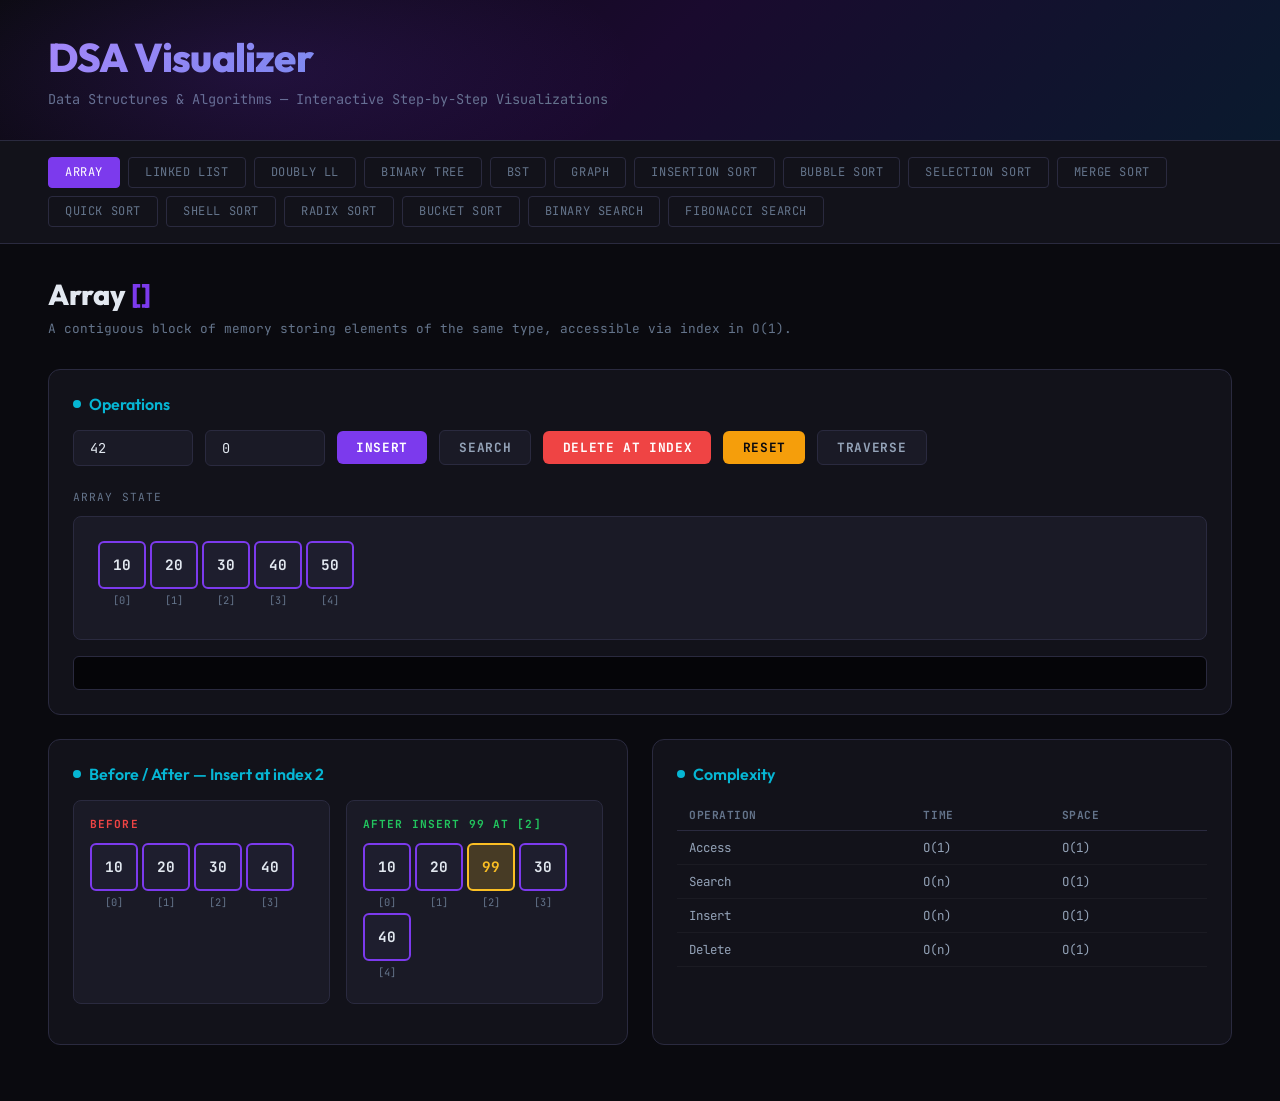
<file: ds-and-algorithms-visualizer/index.html>
<!DOCTYPE html>
<html lang="en">
<head>
<meta charset="UTF-8">
<meta name="viewport" content="width=device-width, initial-scale=1.0">
<title>DSA Visualizer</title>
<link rel="icon" href="data:image/svg+xml,<svg xmlns='http://www.w3.org/2000/svg' viewBox='0 0 32 32'><rect width='32' height='32' rx='6' fill='%230a0a0f'/><rect x='4' y='12' width='8' height='8' rx='2' fill='none' stroke='%237c3aed' stroke-width='1.5'/><rect x='14' y='8' width='8' height='8' rx='2' fill='none' stroke='%2306b6d4' stroke-width='1.5'/><rect x='20' y='16' width='8' height='8' rx='2' fill='none' stroke='%237c3aed' stroke-width='1.5'/><line x1='12' y1='16' x2='14' y2='12' stroke='%2364748b' stroke-width='1'/><line x1='22' y1='16' x2='24' y2='16' stroke='%2364748b' stroke-width='1'/></svg>">
<link rel="stylesheet" href="data.css">
<link href="https://fonts.googleapis.com/css2?family=JetBrains+Mono:wght@400;700&family=Outfit:wght@700;800&display=swap" rel="stylesheet">
</head>
<body>

<div class="header">
  <h1>DSA Visualizer</h1>
  <p>Data Structures & Algorithms — Interactive Step-by-Step Visualizations</p>
</div>

<nav class="nav">
  <button class="nav-btn active" onclick="showSection('ds-array', this)">Array</button>
  <button class="nav-btn" onclick="showSection('ds-ll', this)">Linked List</button>
  <button class="nav-btn" onclick="showSection('ds-dll', this)">Doubly LL</button>
  <button class="nav-btn" onclick="showSection('ds-tree', this)">Binary Tree</button>
  <button class="nav-btn" onclick="showSection('ds-bst', this)">BST</button>
  <button class="nav-btn" onclick="showSection('ds-graph', this)">Graph</button>
  <button class="nav-btn" onclick="showSection('sort-insertion', this)">Insertion Sort</button>
  <button class="nav-btn" onclick="showSection('sort-bubble', this)">Bubble Sort</button>
  <button class="nav-btn" onclick="showSection('sort-selection', this)">Selection Sort</button>
  <button class="nav-btn" onclick="showSection('sort-merge', this)">Merge Sort</button>
  <button class="nav-btn" onclick="showSection('sort-quick', this)">Quick Sort</button>
  <button class="nav-btn" onclick="showSection('sort-shell', this)">Shell Sort</button>
  <button class="nav-btn" onclick="showSection('sort-radix', this)">Radix Sort</button>
  <button class="nav-btn" onclick="showSection('sort-bucket', this)">Bucket Sort</button>
  <button class="nav-btn" onclick="showSection('search-binary', this)">Binary Search</button>
  <button class="nav-btn" onclick="showSection('search-fibonacci', this)">Fibonacci Search</button>
</nav>

<div class="container">

<!-- ═══════════════════════════════════════════════════════ ARRAY ═══ -->
<div id="ds-array" class="section active">
  <div class="section-title">Array <span>[]</span></div>
  <div class="section-desc">A contiguous block of memory storing elements of the same type, accessible via index in O(1).</div>

  <div class="card">
    <div class="card-title">Operations</div>
    <div class="controls">
      <input type="number" id="arr-input" placeholder="Value" value="42">
      <input type="number" id="arr-idx" placeholder="Index" value="0">
      <button class="btn btn-primary" onclick="arrInsert()">Insert</button>
      <button class="btn btn-secondary" onclick="arrSearch()">Search</button>
      <button class="btn btn-danger" onclick="arrDelete()">Delete at Index</button>
      <button class="btn btn-warning" onclick="arrReset()">Reset</button>
      <button class="btn btn-secondary" onclick="arrTraverse()">Traverse</button>
    </div>
    <div class="viz-label">Array State</div>
    <div class="viz-area">
      <div class="array-viz" id="arr-viz"></div>
    </div>
    <div class="log" id="arr-log"></div>
  </div>

  <div class="two-col">
    <div class="card">
      <div class="card-title">Before / After — Insert at index 2</div>
      <div class="before-after">
        <div class="ba-panel">
          <div class="ba-label before">Before</div>
          <div class="array-viz">
            <div class="array-cell"><div class="array-box">10</div><div class="array-index">[0]</div></div>
            <div class="array-cell"><div class="array-box">20</div><div class="array-index">[1]</div></div>
            <div class="array-cell"><div class="array-box">30</div><div class="array-index">[2]</div></div>
            <div class="array-cell"><div class="array-box">40</div><div class="array-index">[3]</div></div>
          </div>
        </div>
        <div class="ba-panel">
          <div class="ba-label after">After insert 99 at [2]</div>
          <div class="array-viz">
            <div class="array-cell"><div class="array-box">10</div><div class="array-index">[0]</div></div>
            <div class="array-cell"><div class="array-box">20</div><div class="array-index">[1]</div></div>
            <div class="array-cell"><div class="array-box highlight">99</div><div class="array-index">[2]</div></div>
            <div class="array-cell"><div class="array-box">30</div><div class="array-index">[3]</div></div>
            <div class="array-cell"><div class="array-box">40</div><div class="array-index">[4]</div></div>
          </div>
        </div>
      </div>
    </div>
    <div class="card">
      <div class="card-title">Complexity</div>
      <table class="complexity-table">
        <tr><th>Operation</th><th>Time</th><th>Space</th></tr>
        <tr><td>Access</td><td class="o-n">O(1)</td><td class="o-n">O(1)</td></tr>
        <tr><td>Search</td><td class="o-nlogn">O(n)</td><td class="o-n">O(1)</td></tr>
        <tr><td>Insert</td><td class="o-nlogn">O(n)</td><td class="o-n">O(1)</td></tr>
        <tr><td>Delete</td><td class="o-nlogn">O(n)</td><td class="o-n">O(1)</td></tr>
      </table>
    </div>
  </div>
</div>

<!-- ═══════════════════════════════════════════════════════ LINKED LIST ═══ -->
<div id="ds-ll" class="section">
  <div class="section-title">Linked List <span>→</span></div>
  <div class="section-desc">Each node contains data and a pointer to the next node. Dynamic size, O(1) insert at head.</div>

  <div class="card">
    <div class="card-title">Operations</div>
    <div class="controls">
      <input type="number" id="ll-input" placeholder="Value" value="5">
      <button class="btn btn-primary" onclick="llInsertHead()">Insert Head</button>
      <button class="btn btn-secondary" onclick="llInsertTail()">Insert Tail</button>
      <button class="btn btn-secondary" onclick="llSearch()">Search</button>
      <button class="btn btn-danger" onclick="llDelete()">Delete</button>
      <button class="btn btn-warning" onclick="llTraverse()">Traverse</button>
      <button class="btn btn-secondary" onclick="llReset()">Reset</button>
    </div>
    <div class="viz-label">Linked List State</div>
    <div class="viz-area">
      <div class="linked-viz" id="ll-viz"></div>
    </div>
    <div class="log" id="ll-log"></div>
  </div>

  <div class="two-col">
    <div class="card">
      <div class="card-title">Insert at Head — Before/After</div>
      <div class="before-after">
        <div class="ba-panel">
          <div class="ba-label before">Before</div>
          <div class="linked-viz" style="transform:scale(0.85);transform-origin:left;">
            <div class="ll-node"><div class="ll-box"><div class="ll-val">10</div><div class="ll-next">next→</div></div></div>
            <div class="ll-arrow"></div>
            <div class="ll-node"><div class="ll-box"><div class="ll-val">20</div><div class="ll-next">next→</div></div></div>
            <div class="ll-arrow"></div>
            <div class="ll-null">NULL</div>
          </div>
        </div>
        <div class="ba-panel">
          <div class="ba-label after">After insert(5) at head</div>
          <div class="linked-viz" style="transform:scale(0.85);transform-origin:left;">
            <div class="ll-node"><div class="ll-box highlight"><div class="ll-val" style="color:var(--highlight)">5</div><div class="ll-next">next→</div></div></div>
            <div class="ll-arrow"></div>
            <div class="ll-node"><div class="ll-box"><div class="ll-val">10</div><div class="ll-next">next→</div></div></div>
            <div class="ll-arrow"></div>
            <div class="ll-node"><div class="ll-box"><div class="ll-val">20</div><div class="ll-next">next→</div></div></div>
            <div class="ll-arrow"></div>
            <div class="ll-null">NULL</div>
          </div>
        </div>
      </div>
    </div>
    <div class="card">
      <div class="card-title">Complexity</div>
      <table class="complexity-table">
        <tr><th>Operation</th><th>Time</th></tr>
        <tr><td>Insert Head</td><td class="o-n">O(1)</td></tr>
        <tr><td>Insert Tail</td><td class="o-nlogn">O(n)</td></tr>
        <tr><td>Search</td><td class="o-nlogn">O(n)</td></tr>
        <tr><td>Delete</td><td class="o-nlogn">O(n)</td></tr>
        <tr><td>Traverse</td><td class="o-nlogn">O(n)</td></tr>
      </table>
    </div>
  </div>
</div>

<!-- ═══════════════════════════════════════════════════════ DOUBLY LINKED LIST ═══ -->
<div id="ds-dll" class="section">
  <div class="section-title">Doubly Linked List <span>⇄</span></div>
  <div class="section-desc">Each node has prev and next pointers, enabling O(1) deletion when node reference is known.</div>

  <div class="card">
    <div class="card-title">Operations</div>
    <div class="controls">
      <input type="number" id="dll-input" placeholder="Value" value="7">
      <button class="btn btn-primary" onclick="dllInsertHead()">Insert Head</button>
      <button class="btn btn-secondary" onclick="dllInsertTail()">Insert Tail</button>
      <button class="btn btn-secondary" onclick="dllSearch()">Search</button>
      <button class="btn btn-danger" onclick="dllDelete()">Delete</button>
      <button class="btn btn-secondary" onclick="dllReset()">Reset</button>
    </div>
    <div class="viz-label">Doubly Linked List State</div>
    <div class="viz-area">
      <div class="linked-viz" id="dll-viz"></div>
    </div>
    <div class="log" id="dll-log"></div>
  </div>
</div>

<!-- ═══════════════════════════════════════════════════════ BINARY TREE ═══ -->
<div id="ds-tree" class="section">
  <div class="section-title">Binary Tree <span>⧖</span></div>
  <div class="section-desc">Each node has at most two children. Supports In-order, Pre-order, Post-order traversals.</div>

  <div class="card">
    <div class="card-title">Operations</div>
    <div class="controls">
      <input type="number" id="bt-input" placeholder="Value" value="25">
      <button class="btn btn-primary" onclick="btInsert()">Insert</button>
      <button class="btn btn-secondary" onclick="btInorder()">In-order</button>
      <button class="btn btn-secondary" onclick="btPreorder()">Pre-order</button>
      <button class="btn btn-secondary" onclick="btPostorder()">Post-order</button>
      <button class="btn btn-secondary" onclick="btBFS()">BFS</button>
      <button class="btn btn-warning" onclick="btReset()">Reset</button>
    </div>
    <div class="viz-area">
      <svg class="tree-svg" id="bt-svg"></svg>
    </div>
    <div class="log" id="bt-log"></div>
  </div>
</div>

<!-- ═══════════════════════════════════════════════════════ BST ═══ -->
<div id="ds-bst" class="section">
  <div class="section-title">Binary Search Tree <span>◈</span></div>
  <div class="section-desc">Left child &lt; parent &lt; right child. Enables O(log n) search, insert, delete on average.</div>

  <div class="card">
    <div class="card-title">Operations</div>
    <div class="controls">
      <input type="number" id="bst-input" placeholder="Value" value="35">
      <button class="btn btn-primary" onclick="bstInsert()">Insert</button>
      <button class="btn btn-secondary" onclick="bstSearch()">Search</button>
      <button class="btn btn-danger" onclick="bstDelete()">Delete</button>
      <button class="btn btn-secondary" onclick="bstInorder()">In-order</button>
      <button class="btn btn-warning" onclick="bstReset()">Reset</button>
    </div>
    <div class="viz-area">
      <svg class="tree-svg" id="bst-svg"></svg>
    </div>
    <div class="log" id="bst-log"></div>
  </div>

  <div class="card">
    <div class="card-title">BST Property Illustration</div>
    <div class="before-after">
      <div class="ba-panel">
        <div class="ba-label before">Before delete(30)</div>
        <p style="font-size:0.75rem;color:var(--text-muted);margin-bottom:0.5rem">Tree with two children at node 30</p>
        <svg viewBox="0 0 300 180" style="width:100%;height:180px">
          <line x1="150" y1="30" x2="90" y2="80" stroke="#2a2a3f" stroke-width="1.5"/>
          <line x1="150" y1="30" x2="210" y2="80" stroke="#2a2a3f" stroke-width="1.5"/>
          <line x1="90" y1="80" x2="60" y2="130" stroke="#2a2a3f" stroke-width="1.5"/>
          <line x1="90" y1="80" x2="120" y2="130" stroke="#2a2a3f" stroke-width="1.5"/>
          <circle cx="150" cy="30" r="20" fill="#1e1e2e" stroke="#7c3aed" stroke-width="2"/>
          <text x="150" y="30" fill="#e2e8f0" font-family="monospace" font-size="11" text-anchor="middle" dominant-baseline="middle">50</text>
          <circle cx="90" cy="80" r="20" fill="rgba(239,68,68,0.2)" stroke="#ef4444" stroke-width="2"/>
          <text x="90" y="80" fill="#ef4444" font-family="monospace" font-size="11" text-anchor="middle" dominant-baseline="middle">30</text>
          <circle cx="210" cy="80" r="20" fill="#1e1e2e" stroke="#7c3aed" stroke-width="2"/>
          <text x="210" y="80" fill="#e2e8f0" font-family="monospace" font-size="11" text-anchor="middle" dominant-baseline="middle">70</text>
          <circle cx="60" cy="130" r="20" fill="#1e1e2e" stroke="#7c3aed" stroke-width="2"/>
          <text x="60" y="130" fill="#e2e8f0" font-family="monospace" font-size="11" text-anchor="middle" dominant-baseline="middle">20</text>
          <circle cx="120" cy="130" r="20" fill="#1e1e2e" stroke="#7c3aed" stroke-width="2"/>
          <text x="120" y="130" fill="#e2e8f0" font-family="monospace" font-size="11" text-anchor="middle" dominant-baseline="middle">40</text>
        </svg>
      </div>
      <div class="ba-panel">
        <div class="ba-label after">After delete(30) — replaced by in-order successor 40</div>
        <svg viewBox="0 0 300 180" style="width:100%;height:180px">
          <line x1="150" y1="30" x2="90" y2="80" stroke="#2a2a3f" stroke-width="1.5"/>
          <line x1="150" y1="30" x2="210" y2="80" stroke="#2a2a3f" stroke-width="1.5"/>
          <line x1="90" y1="80" x2="60" y2="130" stroke="#2a2a3f" stroke-width="1.5"/>
          <circle cx="150" cy="30" r="20" fill="#1e1e2e" stroke="#7c3aed" stroke-width="2"/>
          <text x="150" y="30" fill="#e2e8f0" font-family="monospace" font-size="11" text-anchor="middle" dominant-baseline="middle">50</text>
          <circle cx="90" cy="80" r="20" fill="rgba(34,197,94,0.2)" stroke="#22c55e" stroke-width="2"/>
          <text x="90" y="80" fill="#22c55e" font-family="monospace" font-size="11" text-anchor="middle" dominant-baseline="middle">40</text>
          <circle cx="210" cy="80" r="20" fill="#1e1e2e" stroke="#7c3aed" stroke-width="2"/>
          <text x="210" y="80" fill="#e2e8f0" font-family="monospace" font-size="11" text-anchor="middle" dominant-baseline="middle">70</text>
          <circle cx="60" cy="130" r="20" fill="#1e1e2e" stroke="#7c3aed" stroke-width="2"/>
          <text x="60" y="130" fill="#e2e8f0" font-family="monospace" font-size="11" text-anchor="middle" dominant-baseline="middle">20</text>
        </svg>
      </div>
    </div>
  </div>
</div>

<!-- ═══════════════════════════════════════════════════════ GRAPH ═══ -->
<div id="ds-graph" class="section">
  <div class="section-title">Graph <span>◉</span></div>
  <div class="section-desc">A set of vertices connected by edges. Supports BFS and DFS traversals.</div>

  <div class="card">
    <div class="card-title">Operations</div>
    <div class="controls">
      <input type="text" id="graph-from" placeholder="From" value="A" style="width:70px">
      <input type="text" id="graph-to" placeholder="To" value="B" style="width:70px">
      <input type="number" id="graph-weight" placeholder="Weight" value="1" style="width:80px">
      <button class="btn btn-primary" onclick="graphAddEdge()">Add Edge</button>
      <button class="btn btn-secondary" onclick="graphBFS()">BFS</button>
      <button class="btn btn-secondary" onclick="graphDFS()">DFS</button>
      <button class="btn btn-warning" onclick="graphReset()">Reset</button>
    </div>
    <div class="viz-area">
      <svg class="graph-svg" id="graph-svg"></svg>
    </div>
    <div class="log" id="graph-log"></div>
  </div>
</div>

<!-- ═══════════════════════════════════════════════════════ INSERTION SORT ═══ -->
<div id="sort-insertion" class="section">
  <div class="section-title">Insertion Sort</div>
  <div class="section-desc">Builds sorted array one item at a time. O(n²) worst case, O(n) best case (already sorted).</div>

  <div class="card">
    <div class="card-title">Interactive Sort</div>
    <div class="controls">
      <input type="text" id="ins-input" placeholder="e.g. 5,3,8,1,9" value="5,3,8,1,9,2,7,4">
      <button class="btn btn-primary" onclick="insertionSortRun()">▶ Run Sort</button>
      <button class="btn btn-secondary" onclick="insertionSortStep()">Step →</button>
      <button class="btn btn-warning" onclick="insertionSortReset()">Reset</button>
      <div class="speed-control">Speed: <input type="range" min="100" max="1500" value="600" id="ins-speed" style="width:80px"></div>
    </div>
    <div class="viz-label">Current State</div>
    <div class="viz-area">
      <div class="bar-viz" id="ins-bars"></div>
    </div>
    <div class="before-after" style="margin-top:1rem">
      <div class="ba-panel"><div class="ba-label before">Before</div><div class="array-viz" id="ins-before"></div></div>
      <div class="ba-panel"><div class="ba-label after">After</div><div class="array-viz" id="ins-after"></div></div>
    </div>
    <div class="iteration-steps" id="ins-steps"></div>
  </div>
</div>

<!-- ═══════════════════════════════════════════════════════ BUBBLE SORT ═══ -->
<div id="sort-bubble" class="section">
  <div class="section-title">Bubble Sort</div>
  <div class="section-desc">Repeatedly swaps adjacent elements if out of order. Largest elements "bubble" to the end each pass.</div>

  <div class="card">
    <div class="card-title">Interactive Sort</div>
    <div class="controls">
      <input type="text" id="bub-input" placeholder="e.g. 6,4,9,2,7" value="6,4,9,2,7,1,8,3">
      <button class="btn btn-primary" onclick="bubbleSortRun()">▶ Run Sort</button>
      <button class="btn btn-secondary" onclick="bubbleSortStep()">Step →</button>
      <button class="btn btn-warning" onclick="bubbleSortReset()">Reset</button>
      <div class="speed-control">Speed: <input type="range" min="100" max="1500" value="600" id="bub-speed" style="width:80px"></div>
    </div>
    <div class="viz-area"><div class="bar-viz" id="bub-bars"></div></div>
    <div class="before-after" style="margin-top:1rem">
      <div class="ba-panel"><div class="ba-label before">Before</div><div class="array-viz" id="bub-before"></div></div>
      <div class="ba-panel"><div class="ba-label after">After</div><div class="array-viz" id="bub-after"></div></div>
    </div>
    <div class="iteration-steps" id="bub-steps"></div>
  </div>
</div>

<!-- ═══════════════════════════════════════════════════════ SELECTION SORT ═══ -->
<div id="sort-selection" class="section">
  <div class="section-title">Selection Sort</div>
  <div class="section-desc">Finds the minimum element and places it at the beginning. Exactly n-1 swaps total.</div>

  <div class="card">
    <div class="card-title">Interactive Sort</div>
    <div class="controls">
      <input type="text" id="sel-input" placeholder="e.g. 7,2,9,4" value="7,2,9,4,1,8,3,6">
      <button class="btn btn-primary" onclick="selectionSortRun()">▶ Run Sort</button>
      <button class="btn btn-secondary" onclick="selectionSortStep()">Step →</button>
      <button class="btn btn-warning" onclick="selectionSortReset()">Reset</button>
    </div>
    <div class="viz-area"><div class="bar-viz" id="sel-bars"></div></div>
    <div class="before-after" style="margin-top:1rem">
      <div class="ba-panel"><div class="ba-label before">Before</div><div class="array-viz" id="sel-before"></div></div>
      <div class="ba-panel"><div class="ba-label after">After</div><div class="array-viz" id="sel-after"></div></div>
    </div>
    <div class="iteration-steps" id="sel-steps"></div>
  </div>
</div>

<!-- ═══════════════════════════════════════════════════════ MERGE SORT ═══ -->
<div id="sort-merge" class="section">
  <div class="section-title">Merge Sort</div>
  <div class="section-desc">Divide and conquer. Split array in half recursively, then merge sorted halves. O(n log n) guaranteed.</div>

  <div class="card">
    <div class="card-title">Interactive Sort</div>
    <div class="controls">
      <input type="text" id="mrg-input" value="8,3,5,1,7,2,9,4">
      <button class="btn btn-primary" onclick="mergeSortRun()">▶ Run Sort</button>
      <button class="btn btn-secondary" onclick="mergeSortStep()">Step →</button>
      <button class="btn btn-warning" onclick="mergeSortReset()">Reset</button>
    </div>
    <div class="viz-area"><div class="bar-viz" id="mrg-bars"></div></div>
    <div class="before-after" style="margin-top:1rem">
      <div class="ba-panel"><div class="ba-label before">Before</div><div class="array-viz" id="mrg-before"></div></div>
      <div class="ba-panel"><div class="ba-label after">After</div><div class="array-viz" id="mrg-after"></div></div>
    </div>
    <div class="iteration-steps" id="mrg-steps"></div>
  </div>
</div>

<!-- ═══════════════════════════════════════════════════════ QUICK SORT ═══ -->
<div id="sort-quick" class="section">
  <div class="section-title">Quick Sort</div>
  <div class="section-desc">Pick a pivot, partition array into &lt; pivot and &gt; pivot, recurse. O(n log n) avg, O(n²) worst.</div>

  <div class="card">
    <div class="card-title">Interactive Sort</div>
    <div class="controls">
      <input type="text" id="qck-input" value="9,3,7,1,5,8,2,6,4">
      <button class="btn btn-primary" onclick="quickSortRun()">▶ Run Sort</button>
      <button class="btn btn-secondary" onclick="quickSortStep()">Step →</button>
      <button class="btn btn-warning" onclick="quickSortReset()">Reset</button>
    </div>
    <div class="viz-area"><div class="bar-viz" id="qck-bars"></div></div>
    <div class="before-after" style="margin-top:1rem">
      <div class="ba-panel"><div class="ba-label before">Before</div><div class="array-viz" id="qck-before"></div></div>
      <div class="ba-panel"><div class="ba-label after">After</div><div class="array-viz" id="qck-after"></div></div>
    </div>
    <div class="iteration-steps" id="qck-steps"></div>
  </div>
</div>

<!-- ═══════════════════════════════════════════════════════ SHELL SORT ═══ -->
<div id="sort-shell" class="section">
  <div class="section-title">Shell Sort</div>
  <div class="section-desc">Generalization of insertion sort. Compares elements at larger gaps first, reducing gap each pass.</div>

  <div class="card">
    <div class="card-title">Interactive Sort</div>
    <div class="controls">
      <input type="text" id="shl-input" value="8,1,6,3,9,2,7,4,5">
      <button class="btn btn-primary" onclick="shellSortRun()">▶ Run Sort</button>
      <button class="btn btn-secondary" onclick="shellSortStep()">Step →</button>
      <button class="btn btn-warning" onclick="shellSortReset()">Reset</button>
    </div>
    <div class="viz-area"><div class="bar-viz" id="shl-bars"></div></div>
    <div class="before-after" style="margin-top:1rem">
      <div class="ba-panel"><div class="ba-label before">Before</div><div class="array-viz" id="shl-before"></div></div>
      <div class="ba-panel"><div class="ba-label after">After</div><div class="array-viz" id="shl-after"></div></div>
    </div>
    <div class="iteration-steps" id="shl-steps"></div>
  </div>
</div>

<!-- ═══════════════════════════════════════════════════════ RADIX SORT ═══ -->
<div id="sort-radix" class="section">
  <div class="section-title">Radix Sort</div>
  <div class="section-desc">Non-comparison sort. Groups by digits from least to most significant. O(nk) where k = digits.</div>

  <div class="card">
    <div class="card-title">Interactive Sort</div>
    <div class="controls">
      <input type="text" id="rdx-input" value="170,45,75,90,802,24,2,66">
      <button class="btn btn-primary" onclick="radixSortRun()">▶ Run Sort</button>
      <button class="btn btn-secondary" onclick="radixSortStep()">Step →</button>
      <button class="btn btn-warning" onclick="radixSortReset()">Reset</button>
    </div>
    <div class="viz-area"><div class="bar-viz" id="rdx-bars"></div></div>
    <div class="before-after" style="margin-top:1rem">
      <div class="ba-panel"><div class="ba-label before">Before</div><div class="array-viz" id="rdx-before"></div></div>
      <div class="ba-panel"><div class="ba-label after">After</div><div class="array-viz" id="rdx-after"></div></div>
    </div>
    <div class="iteration-steps" id="rdx-steps"></div>
  </div>

  <div class="card">
    <div class="card-title">Bucket Distribution — Pass 1 (Units digit)</div>
    <div id="radix-buckets-display"></div>
  </div>
</div>

<!-- ═══════════════════════════════════════════════════════ BUCKET SORT ═══ -->
<div id="sort-bucket" class="section">
  <div class="section-title">Bucket Sort</div>
  <div class="section-desc">Distributes elements into buckets, sorts each bucket (insertion sort), then concatenates. O(n+k) avg.</div>

  <div class="card">
    <div class="card-title">Interactive Sort</div>
    <div class="controls">
      <input type="text" id="bkt-input" value="0.78,0.17,0.39,0.26,0.72,0.94,0.21,0.12,0.23,0.68">
      <button class="btn btn-primary" onclick="bucketSortRun()">▶ Run Sort</button>
      <button class="btn btn-secondary" onclick="bucketSortStep()">Step →</button>
      <button class="btn btn-warning" onclick="bucketSortReset()">Reset</button>
    </div>
    <div class="viz-area" style="min-height:200px;" id="bkt-viz">
      <div class="bar-viz" id="bkt-bars"></div>
    </div>
    <div class="before-after" style="margin-top:1rem">
      <div class="ba-panel"><div class="ba-label before">Before</div><div class="array-viz" id="bkt-before" style="flex-wrap:wrap;"></div></div>
      <div class="ba-panel"><div class="ba-label after">After</div><div class="array-viz" id="bkt-after" style="flex-wrap:wrap;"></div></div>
    </div>
    <div class="iteration-steps" id="bkt-steps"></div>
  </div>
</div>

<!-- ═══════════════════════════════════════════════════════ BINARY SEARCH ═══ -->
<div id="search-binary" class="section">
  <div class="section-title">Binary Search</div>
  <div class="section-desc">Repeatedly halves the search space. Requires sorted array. O(log n) time.</div>

  <div class="card">
    <div class="card-title">Interactive Search</div>
    <div class="controls">
      <input type="text" id="bin-arr" value="2,5,8,12,16,23,38,45,67,80" placeholder="Sorted array">
      <input type="number" id="bin-target" value="23" placeholder="Target">
      <button class="btn btn-primary" onclick="binarySearchRun()">▶ Search</button>
      <button class="btn btn-secondary" onclick="binarySearchStep()">Step →</button>
      <button class="btn btn-warning" onclick="binarySearchReset()">Reset</button>
    </div>
    <div class="viz-area">
      <div class="array-viz" id="bin-viz"></div>
      <div style="margin-top:0.75rem;font-size:0.75rem;color:var(--text-muted)">
        <span style="color:var(--accent2)">■</span> Low &nbsp;
        <span style="color:var(--highlight)">■</span> Mid &nbsp;
        <span style="color:var(--danger)">■</span> High &nbsp;
        <span style="color:var(--success)">■</span> Found
      </div>
    </div>
    <div class="iteration-steps" id="bin-steps"></div>
    <div class="log" id="bin-log"></div>
  </div>
</div>

<!-- ═══════════════════════════════════════════════════════ FIBONACCI SEARCH ═══ -->
<div id="search-fibonacci" class="section">
  <div class="section-title">Fibonacci Search</div>
  <div class="section-desc">Uses Fibonacci numbers to divide array. Like binary search but uses Fibonacci offsets instead of halving. O(log n).</div>

  <div class="card">
    <div class="card-title">Interactive Search</div>
    <div class="controls">
      <input type="text" id="fib-arr" value="10,22,35,40,45,50,80,82,85,90,100" placeholder="Sorted array">
      <input type="number" id="fib-target" value="85" placeholder="Target">
      <button class="btn btn-primary" onclick="fibSearchRun()">▶ Search</button>
      <button class="btn btn-secondary" onclick="fibSearchStep()">Step →</button>
      <button class="btn btn-warning" onclick="fibSearchReset()">Reset</button>
    </div>
    <div class="viz-area">
      <div class="array-viz" id="fib-viz"></div>
      <div style="margin-top:0.75rem;font-size:0.75rem;color:var(--text-muted)">
        <span style="color:var(--accent)">■</span> Search range &nbsp;
        <span style="color:var(--highlight)">■</span> Current mid &nbsp;
        <span style="color:var(--success)">■</span> Found
      </div>
    </div>
    <div class="card" style="margin-top:1rem;padding:1rem">
      <div class="card-title">Fibonacci Sequence Used</div>
      <div class="array-viz" id="fib-seq-viz"></div>
    </div>
    <div class="iteration-steps" id="fib-steps"></div>
    <div class="log" id="fib-log"></div>
  </div>
</div>

</div><!-- end container -->

<script src="data.js">
</script>
</body>
</html>
</file>
<file: ds-and-algorithms-visualizer/data.css>
:root {
    --bg: #0a0a0f;
    --surface: #12121a;
    --surface2: #1a1a26;
    --border: #2a2a3f;
    --accent: #7c3aed;
    --accent2: #06b6d4;
    --accent3: #f59e0b;
    --accent4: #10b981;
    --text: #e2e8f0;
    --text-muted: #64748b;
    --text-dim: #94a3b8;
    --node-bg: #1e1e2e;
    --node-border: #7c3aed;
    --highlight: #fbbf24;
    --danger: #ef4444;
    --success: #22c55e;
    --font-mono: 'JetBrains Mono', monospace;
    --font-display: 'Outfit', sans-serif;
  }

  * { margin: 0; padding: 0; box-sizing: border-box; }

  body {
    background: var(--bg);
    color: var(--text);
    font-family: var(--font-mono);
    min-height: 100vh;
    overflow-x: hidden;
  }

  /* Header */
  .header {
    background: linear-gradient(135deg, #0a0a0f 0%, #1a0a2e 50%, #0a1a2e 100%);
    border-bottom: 1px solid var(--border);
    padding: 2rem 3rem;
    position: relative;
    overflow: hidden;
  }
  .header::before {
    content: '';
    position: absolute;
    top: -50%;
    left: -10%;
    width: 60%;
    height: 200%;
    background: radial-gradient(ellipse, rgba(124,58,237,0.15) 0%, transparent 70%);
    pointer-events: none;
  }
  .header h1 {
    font-family: var(--font-display);
    font-size: 2.5rem;
    font-weight: 800;
    letter-spacing: -0.02em;
    background: linear-gradient(135deg, #a78bfa, #06b6d4);
    -webkit-background-clip: text;
    -webkit-text-fill-color: transparent;
  }
  .header p { color: var(--text-muted); margin-top: 0.5rem; font-size: 0.85rem; }

  /* Nav */
  .nav {
    display: flex;
    gap: 0.5rem;
    padding: 1rem 3rem;
    background: var(--surface);
    border-bottom: 1px solid var(--border);
    flex-wrap: wrap;
    position: sticky;
    top: 0;
    z-index: 100;
  }
  .nav-btn {
    padding: 0.4rem 1rem;
    border: 1px solid var(--border);
    background: transparent;
    color: var(--text-muted);
    cursor: pointer;
    font-family: var(--font-mono);
    font-size: 0.75rem;
    border-radius: 4px;
    transition: all 0.2s;
    text-transform: uppercase;
    letter-spacing: 0.05em;
  }
  .nav-btn:hover, .nav-btn.active {
    background: var(--accent);
    border-color: var(--accent);
    color: white;
  }

  /* Main layout */
  .container { padding: 2rem 3rem; }

  .section {
    display: none;
    animation: fadeIn 0.3s ease;
  }
  .section.active { display: block; }

  @keyframes fadeIn {
    from { opacity: 0; transform: translateY(10px); }
    to { opacity: 1; transform: translateY(0); }
  }

  .section-title {
    font-family: var(--font-display);
    font-size: 1.8rem;
    font-weight: 800;
    margin-bottom: 0.5rem;
    color: var(--text);
  }
  .section-title span { color: var(--accent); }

  .section-desc { color: var(--text-muted); font-size: 0.8rem; margin-bottom: 2rem; }

  /* Cards */
  .card {
    background: var(--surface);
    border: 1px solid var(--border);
    border-radius: 12px;
    padding: 1.5rem;
    margin-bottom: 1.5rem;
  }
  .card-title {
    font-family: var(--font-display);
    font-size: 1rem;
    font-weight: 600;
    color: var(--accent2);
    margin-bottom: 1rem;
    display: flex;
    align-items: center;
    gap: 0.5rem;
  }
  .card-title::before {
    content: '';
    width: 8px;
    height: 8px;
    background: var(--accent2);
    border-radius: 50%;
  }

  /* Controls */
  .controls {
    display: flex;
    gap: 0.75rem;
    margin-bottom: 1.5rem;
    flex-wrap: wrap;
    align-items: center;
  }
  .controls input {
    background: var(--surface2);
    border: 1px solid var(--border);
    color: var(--text);
    padding: 0.5rem 1rem;
    border-radius: 6px;
    font-family: var(--font-mono);
    font-size: 0.85rem;
    width: 120px;
  }
  .controls input:focus { outline: none; border-color: var(--accent); }
  .btn {
    padding: 0.5rem 1.2rem;
    border: none;
    border-radius: 6px;
    cursor: pointer;
    font-family: var(--font-mono);
    font-size: 0.8rem;
    font-weight: 700;
    transition: all 0.2s;
    text-transform: uppercase;
    letter-spacing: 0.05em;
  }
  .btn-primary { background: var(--accent); color: white; }
  .btn-primary:hover { background: #6d28d9; transform: translateY(-1px); }
  .btn-secondary { background: var(--surface2); color: var(--text-dim); border: 1px solid var(--border); }
  .btn-secondary:hover { border-color: var(--accent2); color: var(--accent2); }
  .btn-danger { background: var(--danger); color: white; }
  .btn-success { background: var(--success); color: white; }
  .btn-warning { background: var(--accent3); color: #0a0a0f; }

  /* Visualization area */
  .viz-area {
    background: var(--surface2);
    border: 1px solid var(--border);
    border-radius: 8px;
    padding: 1.5rem;
    min-height: 120px;
    overflow-x: auto;
  }
  .viz-label {
    font-size: 0.7rem;
    color: var(--text-muted);
    text-transform: uppercase;
    letter-spacing: 0.1em;
    margin-bottom: 0.75rem;
  }

  /* Array visualization */
  .array-viz {
    display: flex;
    gap: 4px;
    align-items: flex-end;
    flex-wrap: wrap;
    padding-bottom: 0.5rem;
  }
  .array-cell {
    display: flex;
    flex-direction: column;
    align-items: center;
    gap: 4px;
  }
  .array-box {
    width: 48px;
    height: 48px;
    display: flex;
    align-items: center;
    justify-content: center;
    border: 2px solid var(--node-border);
    background: var(--node-bg);
    border-radius: 6px;
    font-weight: 700;
    font-size: 0.9rem;
    transition: all 0.3s;
    position: relative;
  }
  .array-box.highlight { background: rgba(251,191,36,0.2); border-color: var(--highlight); color: var(--highlight); }
  .array-box.found { background: rgba(34,197,94,0.2); border-color: var(--success); color: var(--success); }
  .array-box.deleted { background: rgba(239,68,68,0.2); border-color: var(--danger); color: var(--danger); }
  .array-box.compare { background: rgba(6,182,212,0.2); border-color: var(--accent2); color: var(--accent2); }
  .array-box.sorted { background: rgba(124,58,237,0.2); border-color: var(--accent); }
  .array-index {
    font-size: 0.65rem;
    color: var(--text-muted);
  }

  /* Bar chart for sorting */
  .bar-viz {
    display: flex;
    gap: 3px;
    align-items: flex-end;
    height: 180px;
    padding-top: 1rem;
  }
  .bar {
    flex: 1;
    min-width: 20px;
    background: linear-gradient(to top, var(--accent), #a78bfa);
    border-radius: 3px 3px 0 0;
    display: flex;
    align-items: flex-end;
    justify-content: center;
    padding-bottom: 2px;
    font-size: 0.6rem;
    color: white;
    transition: all 0.3s;
    position: relative;
  }
  .bar.highlight { background: linear-gradient(to top, var(--highlight), #fcd34d); }
  .bar.compare { background: linear-gradient(to top, var(--accent2), #67e8f9); }
  .bar.sorted { background: linear-gradient(to top, var(--success), #86efac); }
  .bar.pivot { background: linear-gradient(to top, var(--danger), #fca5a5); }

  /* Linked List */
  .linked-viz {
    display: flex;
    align-items: center;
    gap: 0;
    overflow-x: auto;
    padding: 1rem 0;
    flex-wrap: nowrap;
  }
  .ll-node {
    display: flex;
    align-items: center;
    flex-shrink: 0;
  }
  /* Scrollbar — blend with UI */
::-webkit-scrollbar { width: 6px; height: 6px; }
::-webkit-scrollbar-track { background: var(--bg); }
::-webkit-scrollbar-thumb { background: var(--border); border-radius: 999px; }
::-webkit-scrollbar-thumb:hover { background: var(--accent); }
* { scrollbar-width: thin; scrollbar-color: var(--border) var(--bg); }
  .ll-box {
    border: 2px solid var(--node-border);
    background: var(--node-bg);
    border-radius: 8px;
    display: flex;
    overflow: hidden;
    transition: all 0.3s;
  }
  .ll-box.highlight { border-color: var(--highlight); }
  .ll-box.found { border-color: var(--success); }
  .ll-box.deleted { border-color: var(--danger); opacity: 0.5; }
  .ll-val {
    padding: 0.5rem 0.75rem;
    font-weight: 700;
    min-width: 40px;
    text-align: center;
    border-right: 1px solid var(--border);
  }
  .ll-next {
    padding: 0.5rem 0.6rem;
    font-size: 0.7rem;
    color: var(--text-muted);
    background: var(--surface2);
  }
  .ll-arrow {
    width: 32px;
    height: 2px;
    background: var(--text-muted);
    position: relative;
    flex-shrink: 0;
  }
  .ll-arrow::after {
    content: '▶';
    position: absolute;
    right: -8px;
    top: -8px;
    color: var(--text-muted);
    font-size: 0.7rem;
  }
  .ll-null {
    padding: 0.5rem;
    color: var(--danger);
    font-size: 0.8rem;
    font-weight: 700;
  }
  .dll-prev {
    padding: 0.5rem 0.6rem;
    font-size: 0.7rem;
    color: var(--accent2);
    background: var(--surface2);
    border-right: 1px solid var(--border);
  }
  .dll-arrow-back {
    width: 32px;
    height: 2px;
    background: var(--accent2);
    position: relative;
    flex-shrink: 0;
  }
  .dll-arrow-back::before {
    content: '◀';
    position: absolute;
    left: -8px;
    top: -14px;
    color: var(--accent2);
    font-size: 0.7rem;
  }
  .dll-arrow-back::after {
    content: '▶';
    position: absolute;
    right: -8px;
    top: 2px;
    color: var(--text-muted);
    font-size: 0.7rem;
  }

  /* Tree */
  .tree-svg { width: 100%; height: 280px; overflow: visible; }
  .tree-node circle { fill: var(--node-bg); stroke: var(--node-border); stroke-width: 2; }
  .tree-node circle.highlight { stroke: var(--highlight); fill: rgba(251,191,36,0.2); }
  .tree-node circle.found { stroke: var(--success); fill: rgba(34,197,94,0.2); }
  .tree-node circle.deleted { stroke: var(--danger); fill: rgba(239,68,68,0.2); }
  .tree-node text { fill: var(--text); font-family: var(--font-mono); font-size: 12px; text-anchor: middle; dominant-baseline: middle; font-weight: 700; }
  .tree-edge { stroke: var(--border); stroke-width: 1.5; fill: none; }
  .tree-edge.highlight { stroke: var(--highlight); }

  /* Graph */
  .graph-svg { width: 100%; height: 320px; }
  .graph-node circle { fill: var(--node-bg); stroke: var(--accent2); stroke-width: 2; }
  .graph-node circle.visited { fill: rgba(124,58,237,0.3); stroke: var(--accent); }
  .graph-node circle.current { fill: rgba(251,191,36,0.3); stroke: var(--highlight); }
  .graph-node text { fill: var(--text); font-family: var(--font-mono); font-size: 11px; text-anchor: middle; dominant-baseline: middle; font-weight: 700; }
  .graph-edge { stroke: var(--border); stroke-width: 2; }
  .graph-edge.visited { stroke: var(--accent); }
  .edge-weight { fill: var(--text-muted); font-size: 10px; font-family: var(--font-mono); }

  /* Log */
  .log {
    background: #050508;
    border: 1px solid var(--border);
    border-radius: 6px;
    padding: 1rem;
    margin-top: 1rem;
    max-height: 150px;
    overflow-y: auto;
    font-size: 0.75rem;
    color: var(--accent4);
    line-height: 1.8;
  }
  .log-entry { display: flex; gap: 0.5rem; }
  .log-time { color: var(--text-muted); flex-shrink: 0; }
  .log-warn { color: var(--accent3); }
  .log-error { color: var(--danger); }
  .log-info { color: var(--accent2); }

  /* Steps display */
  .steps-container {
    display: flex;
    gap: 1rem;
    overflow-x: auto;
    padding-bottom: 0.5rem;
  }
  .step-card {
    flex-shrink: 0;
    background: var(--surface2);
    border: 1px solid var(--border);
    border-radius: 8px;
    padding: 1rem;
    min-width: 160px;
  }
  .step-card.current-step { border-color: var(--accent); }
  .step-num { font-size: 0.7rem; color: var(--text-muted); margin-bottom: 0.5rem; }
  .step-desc { font-size: 0.75rem; color: var(--text-dim); }

  /* Before/After */
  .before-after {
    display: grid;
    grid-template-columns: 1fr 1fr;
    gap: 1rem;
    margin-bottom: 1rem;
  }
  .ba-panel {
    background: var(--surface2);
    border: 1px solid var(--border);
    border-radius: 8px;
    padding: 1rem;
  }
  .ba-label {
    font-size: 0.7rem;
    text-transform: uppercase;
    letter-spacing: 0.1em;
    margin-bottom: 0.75rem;
    font-weight: 700;
  }
  .ba-label.before { color: var(--danger); }
  .ba-label.after { color: var(--success); }

  /* Speed control */
  .speed-control {
    display: flex;
    align-items: center;
    gap: 0.5rem;
    font-size: 0.75rem;
    color: var(--text-muted);
  }
  .speed-control input { width: 80px; }

  /* Status badge */
  .badge {
    display: inline-block;
    padding: 0.2rem 0.6rem;
    border-radius: 20px;
    font-size: 0.7rem;
    font-weight: 700;
    text-transform: uppercase;
    letter-spacing: 0.05em;
  }
  .badge-info { background: rgba(6,182,212,0.2); color: var(--accent2); border: 1px solid var(--accent2); }
  .badge-success { background: rgba(34,197,94,0.2); color: var(--success); border: 1px solid var(--success); }
  .badge-warning { background: rgba(245,158,11,0.2); color: var(--accent3); border: 1px solid var(--accent3); }

  /* Complexity table */
  .complexity-table {
    width: 100%;
    border-collapse: collapse;
    font-size: 0.78rem;
    margin-top: 1rem;
  }
  .complexity-table th {
    text-align: left;
    padding: 0.5rem 0.75rem;
    border-bottom: 1px solid var(--border);
    color: var(--text-muted);
    text-transform: uppercase;
    letter-spacing: 0.05em;
    font-size: 0.7rem;
  }
  .complexity-table td {
    padding: 0.5rem 0.75rem;
    border-bottom: 1px solid rgba(255,255,255,0.04);
    color: var(--text-dim);
  }
  .complexity-table tr:hover td { background: var(--surface2); }
  .o-n { color: var(--success); }
  .o-nlogn { color: var(--accent2); }
  .o-n2 { color: var(--accent3); }
  .o-n3 { color: var(--danger); }

  /* Pseudo-code */
  .pseudo-code {
    background: #050508;
    border: 1px solid var(--border);
    border-radius: 6px;
    padding: 1rem;
    font-size: 0.75rem;
    line-height: 2;
    color: var(--text-dim);
    margin-top: 1rem;
    counter-reset: line;
  }
  .pseudo-line { display: flex; gap: 1rem; }
  .pseudo-line::before {
    counter-increment: line;
    content: counter(line);
    color: var(--text-muted);
    min-width: 24px;
    text-align: right;
    flex-shrink: 0;
  }
  .pseudo-keyword { color: var(--accent); }
  .pseudo-comment { color: #4ade80; font-style: italic; }
  .pseudo-value { color: var(--accent3); }

  .two-col { display: grid; grid-template-columns: 1fr 1fr; gap: 1.5rem; }
  @media (max-width: 768px) {
    .two-col { grid-template-columns: 1fr; }
    .before-after { grid-template-columns: 1fr; }
    .container { padding: 1rem; }
    .nav { padding: 0.75rem 1rem; }
    .header { padding: 1.5rem 1rem; }
  }

  .separator {
    border: none;
    border-top: 1px solid var(--border);
    margin: 2rem 0;
  }

  /* Iteration steps for sorting */
  .iteration-steps {
    display: flex;
    flex-direction: column;
    gap: 0.5rem;
    margin-top: 1rem;
    max-height: 300px;
    overflow-y: auto;
  }
  .iter-step {
    display: flex;
    align-items: center;
    gap: 0.75rem;
    padding: 0.4rem 0.75rem;
    background: var(--surface2);
    border-radius: 6px;
    font-size: 0.75rem;
    border-left: 3px solid var(--border);
  }
  .iter-step.swap { border-left-color: var(--accent3); }
  .iter-step.pass { border-left-color: var(--accent2); font-weight: 700; color: var(--accent2); }
  .iter-step.done { border-left-color: var(--success); }
  .iter-num { color: var(--text-muted); min-width: 50px; font-size: 0.7rem; }
  .iter-arr { color: var(--text-dim); font-family: var(--font-mono); }
  .iter-action { color: var(--highlight); }

  /* Slider for stepping */
  .step-slider { width: 100%; accent-color: var(--accent); }
  .slider-wrap { display: flex; flex-direction: column; gap: 0.5rem; margin-top: 0.5rem; }
  .slider-labels { display: flex; justify-content: space-between; font-size: 0.7rem; color: var(--text-muted); }

  .inline-badge {
    display: inline-block;
    padding: 1px 6px;
    border-radius: 3px;
    font-size: 0.7rem;
    margin-left: 0.5rem;
    vertical-align: middle;
  }
  .inline-badge-purple { background: rgba(124,58,237,0.3); color: #a78bfa; }
  .inline-badge-cyan { background: rgba(6,182,212,0.3); color: #67e8f9; }
  /* ── Responsive ── */
@media (max-width: 480px) {
  .header { padding: 1rem; }
  .header h1 { font-size: 1.5rem; }
  .nav { padding: 0.5rem; gap: 0.35rem; }
  .nav-btn { padding: 0.35rem 0.6rem; font-size: 0.65rem; }
  .container { padding: 0.75rem; }
  .two-col { grid-template-columns: 1fr; }
  .before-after { grid-template-columns: 1fr; }
  .controls { gap: 0.5rem; }
  .controls input { width: 90px; }
  .btn { padding: 0.4rem 0.8rem; font-size: 0.72rem; }
  .array-box { width: 36px; height: 36px; font-size: 0.75rem; }
  .bar-viz { height: 130px; }
  .tree-svg { height: 200px; }
  .graph-svg { height: 220px; }
  .section-title { font-size: 1.2rem; }
}

@media (max-width: 768px) {
  .header { padding: 1.25rem 1.5rem; }
  .header h1 { font-size: 1.8rem; }
  .nav { padding: 0.75rem 1rem; }
  .container { padding: 1rem 1.25rem; }
  .two-col { grid-template-columns: 1fr; }
  .before-after { grid-template-columns: 1fr; }
  .array-box { width: 40px; height: 40px; }
  .bar-viz { height: 150px; }
}

@media (min-width: 1400px) {
  .container { max-width: 1400px; margin: 0 auto; }
}

/* Touch tap highlight kill */
* { -webkit-tap-highlight-color: transparent; }

/* Prevent font blowup iOS */
html { -webkit-text-size-adjust: 100%; }
</file>
